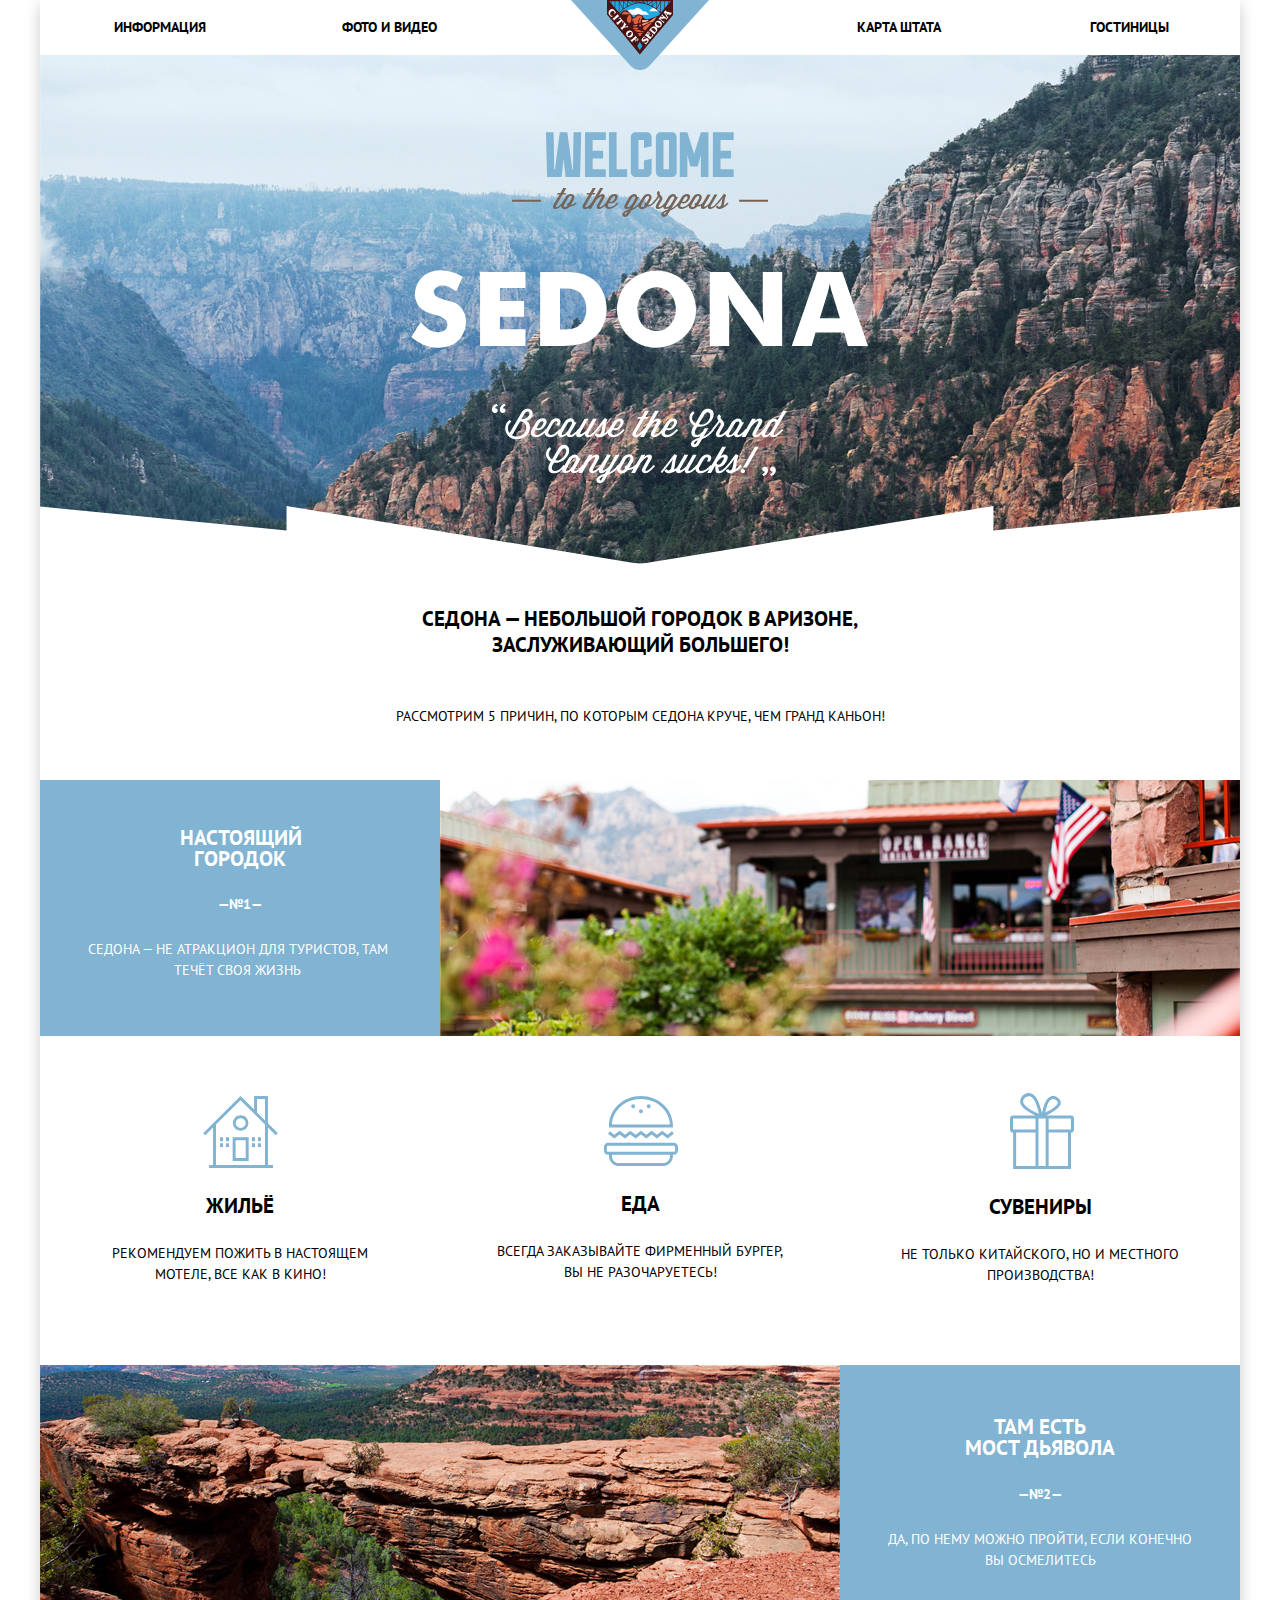
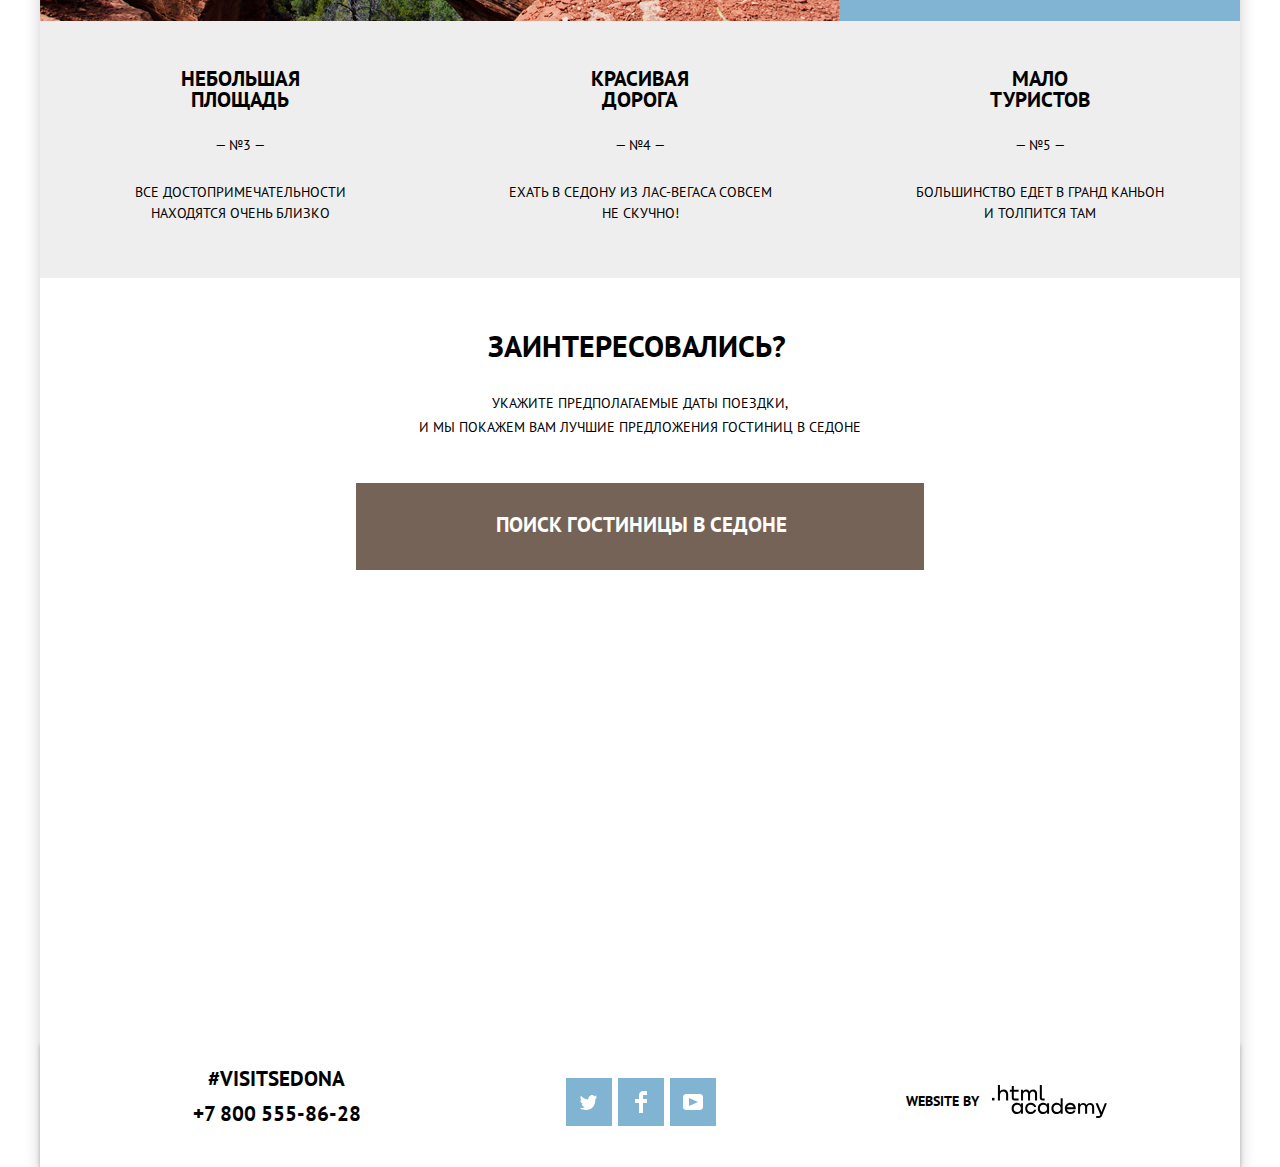
<file: index.html>
<!DOCTYPE html>
<html class="page" lang="ru">

<head>
    <meta charset="UTF-8" />
    <title>Седона</title>
    <link rel="stylesheet" href="https://fonts.googleapis.com/css?family=PT+Sans+Narrow:400,700&amp;subset=latin,cyrillic;display=swap">
    <link href="css/normalize.css" rel="stylesheet">
    <link href="css/style.min.css" rel="stylesheet">
    <link rel="icon" href="favicon.ico">
</head>

<body class="page-body">
    <header class="main-header">
        <nav class="main-navigation">
            <div class="main-navigation-wrapper">
                <ul class="site-navigation">
                    <li><a href="#">информация</a></li>
                    <li><a href="#">фото и видео</a></li>
                    <li class="logo">
                        <a class="main-header-logo"> <img src="img/logo.svg" width="138" height="70" alt="логотип Седона" />
                        </a>
                    </li>
                    <li><a href="#">карта штата</a></li>
                    <li><a href="catalog.html">гостиницы</a></li>
                </ul>
            </div>
        </nav>
    </header>
    <main class="container-main">
        <div class="background">
            <img class="welcome" src="img/welcome.svg" width="458" height="352" alt="background-photo" />

        </div>
        <h1 class="container-title">Cедона — небольшой городок в аризоне, заслуживающий большего!</h1>
        <h2 class="features-title reasons">Рассмотрим 5 причин, по которым седона круче, чем гранд каньон!</h2>
        <section class="features">
            <h2 class="features-title visually-hidden">Преимущества</h2>
            <div class="feature-blue-one">
                <div class="feature-item-blue">
                    <h3 class="feature-subtitle blue-one">Настоящий городок</h3>
                    <p class="feature-number-blue">—№1—</p>
                    <p class="feature-caption-blue left">Седона — не атракцион для туристов, там <br>течёт своя жизнь</p>
                </div>
                <img class="city-​​photo" src="img/image1.jpg" width="800" height="256" alt="фото города" />
            </div>
            <ul class="features-list">
                <li class="feature-item">
                    <svg aria-hidden="true" focusable="false" class="icon-feauters" width="75" height="72" viewbox="0 0 75 72" fill="none" xmlns="http://www.w3.org/2000/svg">
                  <path fill-rule="evenodd" clip-rule="evenodd" d="M45.656 65.033H29.656V41.21H45.656V65.033ZM42.718 44.134H32.593V62.11H42.718V44.134Z " fill="#81B3D2" />
                  <path fill-rule="evenodd" clip-rule="evenodd" d="M72.771 39.253L74.847 37.185L64.939 27.32V0H51.127V13.567L37.5 0L0.151993 37.185L2.22899 39.253L10.061 31.458V69.076H6.12399V72H69.999V69.076H64.94V31.458L72.771 39.253ZM62.002 69.076H12.999V28.534L37.5
      4.149L62.002 28.534V69.076ZM54.064 16.492L62.002 24.394V2.924H54.064V16.492Z " fill="#81B3D2" />
                  <path fill-rule="evenodd" clip-rule="evenodd" d="M37.656 34.7929C33.376 34.7929 29.906 31.3409 29.906 27.0799C29.906 22.8209 33.375 19.3669 37.656 19.3669C41.935 19.3669 45.406 22.8209 45.406 27.0799C45.406 31.3409 41.935 34.7929
      37.656 34.7929ZM42.625 27.0799C42.625 24.3489 40.4 22.1349 37.656 22.1349C34.911 22.1349 32.686 24.3489 32.686 27.0799C32.686 29.8119 34.91 32.0279 37.656 32.0279C40.4 32.0279 42.625 29.8119 42.625 27.0799ZM17.061 41.2099H20.061V45.1289H17.061V41.2099ZM25.999
      41.2099H22.999V45.1289H25.999V41.2099ZM17.061 47.1819H20.061V51.1009H17.061V47.1819ZM25.999 47.1819H22.999V51.1009H25.999V47.1819ZM48.998 41.2099H51.998V45.1289H48.998V41.2099ZM57.936 41.2099H54.936V45.1289H57.936V41.2099ZM48.998 47.1819H51.998V51.1009H48.998V47.1819ZM57.936
      47.1819H54.936V51.1009H57.936V47.1819Z" fill="#81B3D2" />
                  </svg>
                    <h3 class="feature-subtitle houses">жильё</h3>
                    <p>Рекомендуем пожить в настоящем мотеле, все как в кино!</p>
                </li>
                <li class="feature-item">
                    <svg aria-hidden="true" focusable="false" class="icon-feauters" width="75" height="70" viewbox="0 0 75 70" fill="none" xmlns="http://www.w3.org/2000/svg">
              <path fill-rule="evenodd" clip-rule="evenodd" d="M8.97802 31.544H69.855C69.896 30.925 69.924 30.303 69.924 29.674C69.924 29.2812 69.9081 28.8934 69.8922 28.5046V28.5045L69.892 28.501C69.227 12.657 55.186 0 37.952 0C20.719 0 6.67702
      12.657 6.01302 28.501C5.99602 28.891 5.98102 29.281 5.98102 29.674C5.98102 30.303 6.00902 30.925 6.05102 31.544H8.97802ZM21.957 42.465L16.634 38.406L11.308 42.465L5.12002 37.751L6.84102 35.294L11.308 38.695L16.635 34.638L21.958 38.695L27.283 34.638L32.611
      38.695L37.939 34.638L43.267 38.695L48.596 34.638L53.923 38.695L59.253 34.639L64.589 38.696L69.063 35.293L70.783 37.752L64.589 42.464L59.253 38.405L53.923 42.465L48.596 38.406L43.267 42.465L37.939 38.406L32.611 42.465L27.283 38.406L21.957 42.465ZM5.05102
      46.71H70.854C73.128 46.71 74.988 48.65 74.988 51.023V54.527C74.988 56.899 73.127 58.84 70.853 58.84H69.923V59.893C69.923 65.429 65.581 69.958 60.275 69.958H15.629C10.322 69.958 5.98102 65.429 5.98102 59.893V58.84H5.05102C2.77702 58.84 0.916016
      56.899 0.916016 54.527V51.023C0.916016 48.65 2.77702 46.71 5.05102 46.71ZM60.276 66.915C63.987 66.915 67.006 63.765 67.006 59.894H67.005V58.841H8.89802V59.894C8.89802 63.765 11.918 66.915 15.629 66.915H60.276ZM72.071 54.527C72.071 55.215 71.513
      55.798 70.853 55.798H5.05102C4.39102 55.798 3.83402 55.216 3.83402 54.527V51.023C3.83402 50.335 4.39202 49.752 5.05102 49.752H70.853C71.513 49.752 72.071 50.334 72.071 51.023V54.527ZM66.973 28.501C66.302 14.359 53.543 3.043 37.952 3.043C22.361
      3.043 9.60402 14.359 8.93102 28.501H66.973Z " fill="#81B3D2 "/>
              <path d="M37.952 17.29C39.0262 17.29 39.897 16.3811 39.897 15.26C39.897 14.1388 39.0262 13.23 37.952 13.23C36.8778 13.23 36.007 14.1388 36.007 15.26C36.007 16.3811 36.8778 17.29 37.952 17.29Z " fill="#81B3D2 "/>
              <path d="M30.172 12.26C31.2468 12.26 32.118 11.3511 32.118 10.23C32.118 9.10881 31.2468 8.19995 30.172 8.19995C29.0973 8.19995 28.226 9.10881 28.226 10.23C28.226 11.3511 29.0973 12.26 30.172 12.26Z " fill="#81B3D2 "/>
              <path d="M45.732 12.26C46.8068 12.26 47.678 11.3511 47.678 10.23C47.678 9.10881 46.8068 8.19995 45.732 8.19995C44.6573 8.19995 43.786 9.10881 43.786 10.23C43.786 11.3511 44.6573 12.26 45.732 12.26Z " fill="#81B3D2 "/>
              </svg>
                    <h3 class="feature-subtitle houses">еда</h3>
                    <p>Всегда заказывайте фирменный бургер, вы не разочаруетесь!</p>
                </li>
                <li class="feature-item">
                    <svg aria-hidden="true" focusable="false" class="icon-feauters presents" width="64" height="77" viewbox="0 0 64 77 " fill="none " xmlns="http://www.w3.org/2000/svg">
              <path fill-rule="evenodd" clip-rule="evenodd " d="M61.097 23.501H36.312C50.125 16.602 51.229 12.25 50.72 9.816C49.558 5.853 45.028 2.793 40.718 4.409C35.149 6.498 33.581 14.797 32.074 20.796C30.15 14.726 28.29 6.982 23.938 3.059C22.677
      1.921 20.843 0.794999 18.175 1.031C14.149 1.387 8.373 6.413 10.717 12.012C12.968 17.39 20.404 20.789 25.295 23.501H2.879C1.29355 23.5026 0.00715075 24.7846 0 26.37V37.692C0.00715075 39.2774 1.29355 40.5594 2.879 40.561H3.153V77H60.994V40.561H61.097C62.6828
      40.5599 63.9698 39.2778 63.977 37.692V26.37C63.9698 24.7842 62.6828 23.5021 61.097 23.501ZM42.413 6.944C44.516 6.634 47.395 8.243 47.668 10.153C48.061 12.909 44.268 15.408 42.582 16.574C40.059 18.318 37.654 19.217 35.295 20.629C36.179 16.939 37.844
      7.618 42.413 6.944ZM19.531 16.912C17.306 15.427 12.987 12.481 13.091 9.141C13.203 5.546 18.834 2.571 21.905 5.255C25.761 8.626 27.618 16.36 29.024 21.812C25.775 20.273 22.696 19.024 19.531 16.912ZM25.503 74.026H6.136V40.561H25.504V74.026H25.503ZM25.503
      37.524H3.046V26.538H25.503V37.524ZM35.66 37.524V74.027H28.486V26.538H35.66V37.524ZM58.011 74.026H38.644V40.561H58.011V74.026ZM60.931 37.524H38.644V26.538H60.931V37.524Z " fill="#81B3D2 "/>
              </svg>
                    <h3 class="feature-subtitle houses">сувениры</h3>
                    <p>Не только китайского, но и местного производства!</p>
                </li>
            </ul>
            <div class="feature-blue-two">
                <img src="img/image2.jpg" width="800" height="256" alt="фото города" />
                <div class="feature-item-blue">
                    <h3 class="feature-subtitle blue">Там есть мост&nbsp;дьявола</h3>
                    <p class="feature-number-blue">—№2—</p>
                    <p class="feature-caption-blue">Да, по нему можно пройти, если конечно<br> вы осмелитесь</p>
                </div>
            </div>

            <div class="feature-item-wrapper">
                <ul class="features-block-two">
                    <li class="feature-item-block-two">
                        <h3 class="feature-subtitle">небольшая площадь</h3>
                        <p class="feature-number-grey">— №3 —</p>
                        <p class="feature-item-text">все достопримечательности<br> находятся очень близко</p>
                    </li>
                    <li class="feature-item-block-two">
                        <h3 class="feature-subtitle">красивая дорога</h3>
                        <p class="feature-number-grey">— №4 —</p>
                        <p class="feature-item-text">ехать в седону из лас-вегаса совсем<br> не скучно!</p>
                    </li>
                    <li class="feature-item-block-two">
                        <h3 class="feature-subtitle">мало туристов</h3>
                        <p class="feature-number-grey">— №5 —</p>
                        <p class="feature-item-text">большинство едет в гранд каньон<br> и толпится там</p>
                    </li>
                </ul>
            </div>
        </section>
        <section class="appointment">
            <h2 class="appointment-title">заинтересовались?</h2>
            <p class="appointment-info">
                Укажите предполагаемые даты поездки,<br> и мы покажем вам лучшие предложения гостиниц в седоне
            </p>
            <a class="offer" href="#">Поиск гостиницы в Седоне</a>
            <h2 class="visually-hidden">Модальное окно</h2>
        <section class="modal">
            <form class="appointment-form" action="https://echo.htmlacademy.ru" method="post">
                <ul class="appointment-list">
                    <li class="appointment-item arrival">
                        <label for="arrival-date">Дата заезда:</label>
                        <div class="arrival-form"><input class="form-input first" id="arrival-date" type="text" name="date" placeholder="24 апреля 2017" required>
                            <svg aria-hidden="true" focusable="false" class="calendar" width="21" height="23" viewbox="0 0 21 23" fill="none" xmlns="http://www.w3.org/2000/svg">
                          <path fill-rule="evenodd" clip-rule="evenodd" d="M16.406 3.02498H19.251C20.217 3.02498 21 3.84698 21 4.86198V21.164C21 22.179 20.217 23 19.251 23H1.75C0.784 23 0 22.179 0 21.164V4.86198C0 3.84698 0.784 3.02498 1.75 3.02498H4.593V1.64798C4.593 1.26698 4.887 0.958984 5.25 0.958984C5.612 0.958984 5.906 1.26698 5.906 1.64798V3.02498H9.844V1.64798C9.844 1.26698 10.138 0.958984 10.501 0.958984C10.862 0.958984 11.156 1.26698 11.156 1.64798V3.02498H15.094V1.64798C15.094 1.26698 15.387 0.958984 15.75 0.958984C16.112 0.958984 16.406 1.26698 16.406 1.64798V3.02498ZM19.5646 21.484C19.6466 21.3979 19.691 21.2828 19.688 21.164H19.689V4.86198C19.689 4.60898 19.493 4.40298 19.252 4.40298H16.407V5.78098C16.407 6.16198 16.113 6.46998 15.751 6.46998C15.388 6.46998 15.095 6.16198 15.095 5.78098V4.40298H11.157V5.78098C11.157 6.16198 10.863 6.46998 10.502 6.46998C10.139 6.46998 9.845 6.16198 9.845 5.78098V4.40298H5.907V5.78098C5.907 6.16198 5.613 6.46998 5.251 6.46998C4.888 6.46998 4.594 6.16198 4.594 5.78098V4.40298H1.75C1.50263 4.40953 1.30696 4.61458 1.312 4.86198V21.164C1.30696 21.4114 1.50263 21.6164 1.75 21.623H19.251C19.3698 21.6201 19.4826 21.5701 19.5646 21.484Z" />
                          <path fill-rule="evenodd" clip-rule="evenodd" d="M4.59399 9.2251H7.21899V11.2911H4.59399V9.2251ZM4.59399 12.6681H7.21899V14.7351H4.59399V12.6681ZM7.21899 16.1121H4.59399V18.1781H7.21899V16.1121ZM9.18799 16.1121H11.813V18.1781H9.18799V16.1121ZM11.813 12.6681H9.18799V14.7351H11.813V12.6681ZM9.18799 9.2251H11.813V11.2911H9.18799V9.2251ZM16.406 16.1121H13.781V18.1781H16.406V16.1121ZM13.781 12.6681H16.406V14.7351H13.781V12.6681ZM16.406 9.2251H13.781V11.2911H16.406V9.2251Z" />
                          </svg>
                        </div>
                    </li>
                    <li class="appointment-item departure">
                        <label for="departure-date">Дата выезда:</label>
                        <div class="arrival-form"><input class="form-input second" id="departure-date" type="text" name="departure-date" placeholder="17 июля 2017" required>
                            <svg aria-hidden="true" focusable="false" class="calendar" width="21" height="23" viewbox="0 0 21 23" fill="none" xmlns="http://www.w3.org/2000/svg">
                            <path fill-rule="evenodd" clip-rule="evenodd" d="M16.406 3.02498H19.251C20.217 3.02498 21 3.84698 21 4.86198V21.164C21 22.179 20.217 23 19.251 23H1.75C0.784 23 0 22.179 0 21.164V4.86198C0 3.84698 0.784 3.02498 1.75 3.02498H4.593V1.64798C4.593 1.26698 4.887 0.958984 5.25 0.958984C5.612 0.958984 5.906 1.26698 5.906 1.64798V3.02498H9.844V1.64798C9.844 1.26698 10.138 0.958984 10.501 0.958984C10.862 0.958984 11.156 1.26698 11.156 1.64798V3.02498H15.094V1.64798C15.094 1.26698 15.387 0.958984 15.75 0.958984C16.112 0.958984 16.406 1.26698 16.406 1.64798V3.02498ZM19.5646 21.484C19.6466 21.3979 19.691 21.2828 19.688 21.164H19.689V4.86198C19.689 4.60898 19.493 4.40298 19.252 4.40298H16.407V5.78098C16.407 6.16198 16.113 6.46998 15.751 6.46998C15.388 6.46998 15.095 6.16198 15.095 5.78098V4.40298H11.157V5.78098C11.157 6.16198 10.863 6.46998 10.502 6.46998C10.139 6.46998 9.845 6.16198 9.845 5.78098V4.40298H5.907V5.78098C5.907 6.16198 5.613 6.46998 5.251 6.46998C4.888 6.46998 4.594 6.16198 4.594 5.78098V4.40298H1.75C1.50263 4.40953 1.30696 4.61458 1.312 4.86198V21.164C1.30696 21.4114 1.50263 21.6164 1.75 21.623H19.251C19.3698 21.6201 19.4826 21.5701 19.5646 21.484Z" />
                            <path fill-rule="evenodd" clip-rule="evenodd" d="M4.59399 9.2251H7.21899V11.2911H4.59399V9.2251ZM4.59399 12.6681H7.21899V14.7351H4.59399V12.6681ZM7.21899 16.1121H4.59399V18.1781H7.21899V16.1121ZM9.18799 16.1121H11.813V18.1781H9.18799V16.1121ZM11.813 12.6681H9.18799V14.7351H11.813V12.6681ZM9.18799 9.2251H11.813V11.2911H9.18799V9.2251ZM16.406 16.1121H13.781V18.1781H16.406V16.1121ZM13.781 12.6681H16.406V14.7351H13.781V12.6681ZM16.406 9.2251H13.781V11.2911H16.406V9.2251Z" />
                            </svg>
                        </div>
                    </li>
                    <li class="appointment-item people">
                        <div class="people-box">
                            <label class="adults" for="adults">Взрослые:</label>
                            <div class="buttons ">
                                <button class="button-number" type="button">
                            <svg aria-hidden="true" focusable="false" class="plus-minus" width="12" height="3" viewbox="0 0 12 3" fill="none" xmlns="http://www.w3.org/2000/svg">
                              <rect width="12" height="3"/>
                            </svg>
                          </button>
                                <input class="input-number" id="adults" type="number" name="adults" value="2" min="1" max="10" step="1" required />
                                <button class="button-number" type="button">
                            <svg aria-hidden="true" focusable="false" class="plus-minus" width="11" height="11" viewbox="0 0 11 11" fill="none" xmlns="http://www.w3.org/2000/svg">
                                <path fill-rule="evenodd" clip-rule="evenodd" d="M4.23086 6.76932V11H6.76932V6.76932H11V4.23086H6.76932V0H4.23085V4.23086H0V6.76932H4.23086Z "/>
                            </svg>
                          </button>
                            </div>
                        </div>
                        <div class="people-box">
                            <label class="children" for="children">Дети:</label>
                            <div class="buttons">
                                <button class="button-number" type="button">
                            <svg aria-hidden="true" focusable="false" class="plus-minus" width="12" height="3" viewbox="0 0 12 3" fill="none" xmlns="http://www.w3.org/2000/svg">
                              <rect width="12" height="3" />
                            </svg>
                             </button>
                                <input class="input-number" id="children" type="number" name="children" value="0" min="0" max="10" step="1" required />
                                <button class="button-number" type="button">
                                  <svg aria-hidden="true" focusable="false" class="plus-minus" width="11" height="11" viewbox="0 0 11 11" fill="none" xmlns="http://www.w3.org/2000/svg">
                      <path fill-rule="evenodd" clip-rule="evenodd " d="M4.23086 6.76932V11H6.76932V6.76932H11V4.23086H6.76932V0H4.23085V4.23086H0V6.76932H4.23086Z" />
                      </svg>
                    </button>
                            </div>
                        </div>
                    </li>
                </ul>
                <button class="button-find" type="submit">найти</button>
            </form>
        </section>
        </section>

        <section class="map">
            <h2 class="visually-hidden">Как нас найти</h2>
            <iframe src="https://www.google.com/maps/embed?pb=!1m18!1m12!1m3!1d52385.135657516985!2d-111.83015806772865!3d34.854443815637175!2m3!1f0!2f0!3f0!3m2!1i1024!2i768!4f13.1!3m3!1m2!1s0x872da132f942b00d%3A0x5548c523fa6c8efd!2z0KHQtdC00L7QvdCwLCDQkNGA0LjQt9C-0L3QsCA4NjMzNiwg0KHQqNCQ!5e0!3m2!1sru!2sru!4v1624894742815!5m2!1sru!2sru" width="1199" height="594"  allowfullscreen="" title="Карта города Седона"></iframe>
        </section>
    </main>
    <footer class="main-footer index ">
        <div class="container-footer">
            <h2 class="visually-hidden">Наши контакты</h2>
            <section class="footer-contacts">
                <p> <a class="insta" href="#">#visitsedona</a><br>
                    <a class="fiooter-phone" href="tel:+78005558628 ">+7 800 555-86-28</a>
                </p>
            </section>
            <ul class="footer-social">
                <li class="twitter">
                    <a class="social-button" href="#">
                        <svg aria-hidden="true" focusable="false" role="img" aria-label="Логотип Твиттер" class="twitter-ic " width="17 " height="16 " viewbox="0 0 17 16 " fill="none " xmlns="http://www.w3.org/2000/svg">
  <path d="M10.95 1.14409C12.635 0.648089 13.934 1.41409 14.527 2.32309C15.2 2.09209 15.858 1.84209 16.538 1.61509C16.5249 2.30145 16.2117 2.94761 15.681 3.38309C16.366 3.55309 16.985 2.89209 16.985 2.89209C16.816 3.89209 15.979 4.68009
15.422 4.91609C15.191 11.6661 12.247 16.1331 5.34501 15.9981H4.89901C4.48901 15.9981 0.735007 15.5381 0.00100708 14.1111C2.27201 14.3071 3.89401 13.6891 4.69401 12.9341C3.73401 12.6341 2.01501 12.4571 1.71501 9.98409C2.06401 10.0901 2.27901 10.2121
2.90501 10.1031C1.70501 9.24709 0.374007 8.53009 0.448007 6.33009C0.733007 6.65809 1.51501 6.86609 1.78801 6.80209C1.08501 6.56109 -0.181993 3.44209 0.894007 1.85009C2.71201 3.70409 4.62901 5.45609 8.04601 5.62309C8.25401 3.33009 9.18301 1.79309
10.95 1.14409Z" fill="white"/>
</svg></a>
                </li>
                <li class="fb">
                    <a class="social-button" href="#">
                        <svg aria-hidden="true" focusable="false" aria-label="Логотип Фейсбук" class="fb-ic" width="12" height="22" viewbox="0 0 12 22" fill="none" xmlns="http://www.w3.org/2000/svg">
  <path d="M12 4V0H8C5.79086 0 4 1.79086 4 4V8H0V12H4V22H8V12H12V8H8V4H12Z " fill="white"/></svg></a>
                </li>
                <li class="yotube">
                    <a class="social-button" href="#">
                        <svg aria-hidden="true" focusable="false" aria-label="Логотип Ютуб" class="yotube-ic" width="20 " height="16" viewbox="0 0 20 16" fill="none " xmlns="http://www.w3.org/2000/svg">
  <path fill-rule="evenodd" clip-rule="evenodd" d="M3 0H17C18.65 0 20 1.35 20 3V13C20 14.65 18.65 16 17 16H3C1.35 16 0 14.65 0 13V3C0 1.35 1.35 0 3 0ZM6.027 4.002V11.998L15.014 8L6.027 4.002Z " fill="white "/>
  </svg></a>
                </li>
            </ul>
            <p class="footer-copyright">
                <b class="website">website by</b>
                <a class="button-copyright" href="https://htmlacademy.ru">
                    <svg aria-hidden="true" focusable="false" aria-label="Логотип htmlacademy" class="copyright" width="115" height="33" viewbox="0 0 115 33" fill="none " xmlns="http://www.w3.org/2000/svg">
<path d="M0 12.8691V15.4429H2.45789V12.8691H0Z" />
<path d="M11.6466 4.52562C10.0863 4.52562 8.82534 5.23341 8.03454 6.26294H7.94905V0H5.91864V15.4429H7.94905V10.1451C7.94905 8.02172 9.27418 6.49888 11.2191 6.49888C13.0572 6.49888 14.1258 7.87158 14.1258 9.71614V15.4429H16.1563V9.35153C16.1563
6.41308 14.3396 4.52562 11.6466 4.52562Z" />
<path d="M26.6171 4.82696H21.8082V1.07349H19.7778V4.82696H17.8542V6.80022H19.7778V12.7843C19.7778 14.5002 20.7396 15.4439 22.4708 15.4439H26.6171V13.4492H22.8769C22.193 13.4492 21.8082 13.0632 21.8082 12.3983V6.80022H26.6171V4.82696Z
" />
<path d="M41.1215 4.54712C39.497 4.54712 38.2576 5.34071 37.5736 6.60618H37.5095C36.8897 5.36217 35.7356 4.54712 34.154 4.54712C32.7434 4.54712 31.6746 5.29781 31.0336 6.3488H30.948V4.82596H29.0031V15.4429H31.0336V9.99504C31.0336 8.00032
32.0806 6.54184 33.6624 6.49894C35.1584 6.45604 36.0347 7.52847 36.0347 9.13708V15.4429H38.0652V9.82343C38.0652 7.44266 39.4758 6.49894 40.6941 6.49894C42.1688 6.49894 43.0452 7.52847 43.0452 9.13708V15.4429H45.0754V8.92261C45.0754 6.3488 43.6221
4.54712 41.1215 4.54712Z" />
<path d="M47.8272 12.6975C47.8272 14.4348 48.8104 15.4429 50.627 15.4429H52.636V13.4696H50.9262C50.2422 13.4696 49.8574 13.0835 49.8574 12.4186V0H47.8272V12.6975Z " />
<path d="M28.9048 19.6888H28.8192C28.027 18.6227 26.7425 17.8764 25.0295 17.8551C21.882 17.8124 19.6338 20.1365 19.6338 23.4202C19.6338 26.7252 21.9248 29.0494 25.008 29.0068C26.7637 28.9853 28.027 28.1965 28.8192 27.0663H28.9048V28.7081H30.9177V18.1536H28.9048V19.6888ZM25.3077
27.0451C23.081 27.0451 21.6679 25.4245 21.6679 23.4202C21.6679 21.4159 23.081 19.7954 25.3077 19.7954C27.4703 19.7954 28.8836 21.4159 28.8836 23.4202C28.8836 25.4033 27.4703 27.0451 25.3077 27.0451Z " />
<path d="M44.2094 21.9915C43.7169 19.6034 41.5972 17.855 38.8138 17.855C35.4523 17.855 33.2042 20.307 33.2042 23.4201C33.2042 26.5331 35.4523 29.0067 38.8138 29.0067C41.5972 29.0067 43.7169 27.2155 44.2094 24.8061H42.0898C41.6616 26.1494
40.3983 27.0662 38.8353 27.0662C36.6513 27.0662 35.238 25.4244 35.238 23.4201C35.238 21.4158 36.6513 19.7953 38.8353 19.7953C40.4624 19.7953 41.6616 20.7548 42.0898 21.9915H44.2094Z " />
<path d="M55.0836 19.6888H54.998C54.2057 18.6227 52.921 17.8764 51.208 17.8551C48.0606 17.8124 45.8124 20.1365 45.8124 23.4202C45.8124 26.7252 48.1035 29.0494 51.1866 29.0068C52.9424 28.9853 54.2057 28.1965 54.998 27.0663H55.0836V28.7081H57.0962V18.1536H55.0836V19.6888ZM51.4865
27.0451C49.2595 27.0451 47.8465 25.4245 47.8465 23.4202C47.8465 21.4159 49.2595 19.7954 51.4865 19.7954C53.6491 19.7954 55.0621 21.4159 55.0621 23.4202C55.0621 25.4033 53.6491 27.0451 51.4865 27.0451Z " />
<path d="M68.6538 19.7953H68.5682C67.776 18.6652 66.4483 17.8763 64.7568 17.855C61.6738 17.8123 59.3827 20.1365 59.3827 23.4415C59.3827 26.7251 61.6309 29.0493 64.7783 29.0067C66.4483 28.9853 67.776 28.239 68.5468 27.1729H68.6538V28.708H70.6665V13.356H68.6538V19.7953ZM65.0568
27.0662C62.8298 27.0662 61.4168 25.4458 61.4168 23.4415C61.4168 21.4372 62.8298 19.8166 65.0568 19.8166C67.2193 19.8166 68.6324 21.4585 68.6324 23.4415C68.6324 25.4458 67.2193 27.0662 65.0568 27.0662Z " />
<path d="M78.3297 17.855C75.0752 17.855 72.8483 20.3497 72.8483 23.4414C72.8483 26.4479 74.9467 29.0067 78.3724 29.0067C80.8561 29.0067 82.8475 27.6633 83.5541 25.4244H81.4342C80.9634 26.4267 79.8286 27.0662 78.4582 27.0662C76.5312 27.0662
75.1608 25.7869 75.0108 24.1451H83.7682C84.0464 20.6269 81.8412 17.855 78.3297 17.855ZM78.2868 19.7953C79.9783 19.7953 81.2416 20.8401 81.5627 22.354H75.0538C75.3534 20.8614 76.6168 19.7953 78.2868 19.7953Z " />
<path d="M98.1985 17.8762C96.5713 17.8762 95.3295 18.6651 94.6443 19.9232H94.5799C93.9591 18.6865 92.8029 17.8762 91.2184 17.8762C89.8054 17.8762 88.7347 18.6225 88.0924 19.6673H88.0068V18.1534H86.0583V28.7079H88.0924V23.2921C88.0924 21.3091
89.1417 19.8592 90.7261 19.8165C92.2247 19.7739 93.1028 20.84 93.1028 22.4392V28.7079H95.1368V23.1215C95.1368 20.7547 96.5499 19.8165 97.7703 19.8165C99.2477 19.8165 100.125 20.84 100.125 22.4392V28.7079H102.16V22.226C102.16 19.6673 100.704 17.8762
98.1985 17.8762Z" />
<path d="M109.441 27.0237L105.801 18.1536H103.553L108.392 29.7104L108.371 29.753C108.028 30.6272 107.643 30.947 106.701 30.947H104.196V32.9726H106.701C108.542 32.9726 109.527 32.1411 110.212 30.3499L114.88 18.1536H112.803L109.441 27.0237Z
" />
</svg></a>
            </p>
        </div>
    </footer>
    <script src="js/script.min.js"></script>
</body>

</html>
</file>
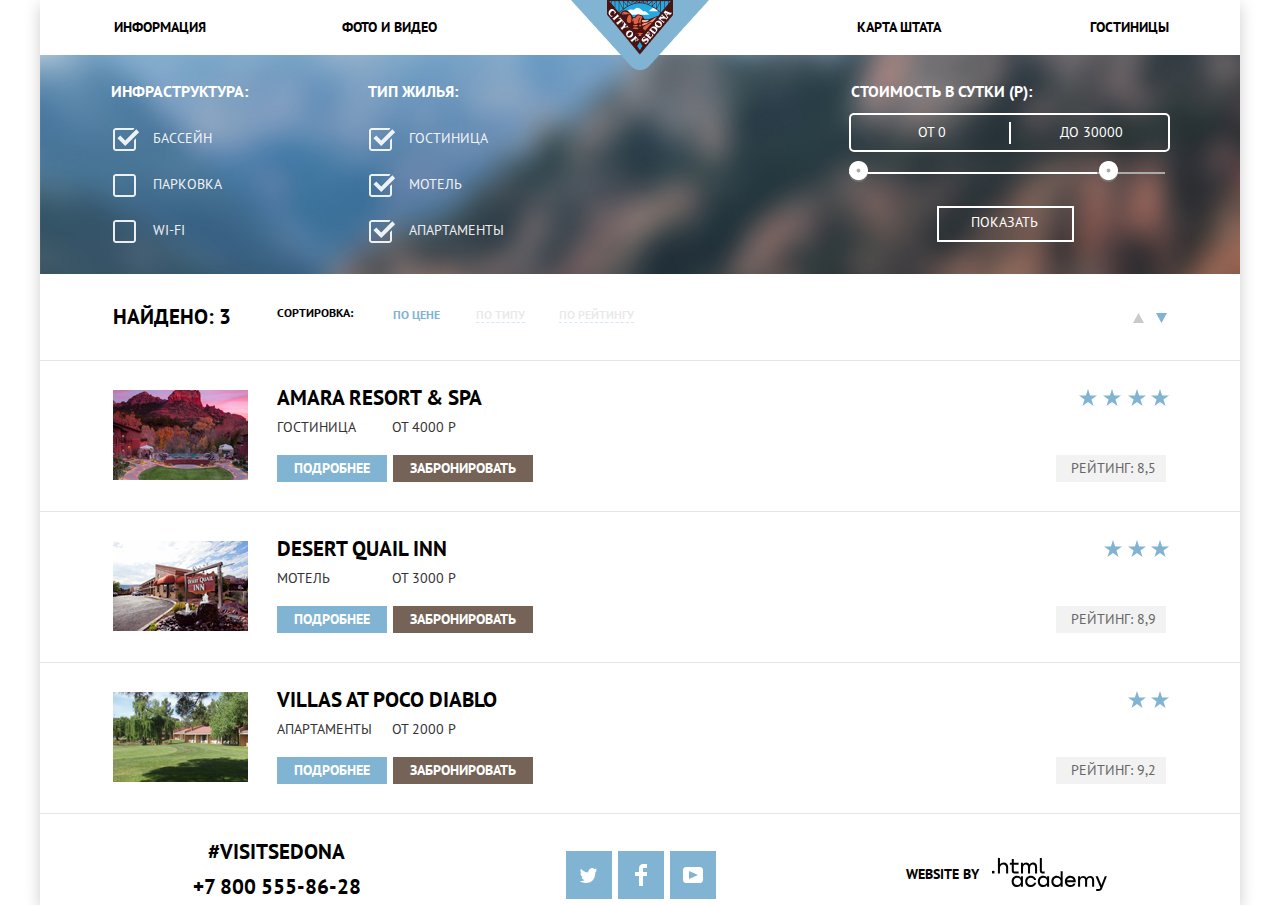
<file: catalog.html>
<!DOCTYPE html>
<html class="page" lang="ru">

<head>
    <meta charset="UTF-8" />
    <title>Седона</title>
    <link rel="stylesheet" href="https://fonts.googleapis.com/css?family=PT+Sans+Narrow:400,700&amp;subset=latin,cyrillic;display=swap">
    <link href="css/normalize.css" rel="stylesheet">
    <link href="css/style.min.css" rel="stylesheet">
    <link rel="icon" href="favicon.ico">
</head>

<body class="page-body">
    <header class="main-header">
        <nav class="main-navigation">
            <div class="main-navigation-wrapper">
                <ul class="site-navigation">
                    <li><a href="#">информация</a></li>
                    <li><a href="#">фото и видео</a></li>
                    <li class="logo">
                        <a href="index.html" class="main-header-logo"> <img src="img/logo.png" width="138" height="70" alt="логотип Седона" />
                        </a>
                    </li>
                    <li><a href="#">карта штата</a></li>
                    <li><a>гостиницы</a></li>
                </ul>
            </div>

        </nav>
    </header>
    <main class="container-main-catalog">
        <section class="container-сatalog">
            <h2 class="visually-hidden">Фильтр гостиниц</h2>
            <form class="filter-services" method="get" action="https://echo.htmlacademy.ru">
                <fieldset class="services">
                    <legend class="filter-title infro">Инфраструктура:</legend>
                    <ul class="filter one">
                        <li class="check">
                            <input class="check-input" type="checkbox" id="pool" value="" checked>
                            <label for="pool" class="checkbox-other">
                    <span class="chek-list"></span>
                    <span>Бассейн</span>
                  </label>
                        </li>
                        <li class="check">
                            <input class="check-input" type="checkbox" name="parking" id="filter-parking" value="" />
                            <label for="filter-parking" class="checkbox-other">
                    <span class="chek-list"></span>
                    <span>Парковка</span>
                  </label>
                        </li>
                        <li class="check">
                            <input class="check-input" type="checkbox" name="wifi" id="filter-wifi" value="" />
                            <label for="filter-wifi" class="checkbox-other">
                  <span class="chek-list"></span>
                  <span>wi-fi</span>
                  </label>
                        </li>
                    </ul>
                </fieldset>
                <fieldset class="services house">
                    <legend class="filter-title lodging">Тип жилья:</legend>
                    <ul class="filter two">
                        <li class="check">
                            <input class="check-input" type="checkbox" name="hotel" id="filter-hotel" value="" checked />
                            <label for="filter-hotel" class="checkbox-other">
                      <span class="chek-list"></span>
                    <span>Гостиница</span>
                    </label>
                        </li>
                        <li class="check">
                            <input class="check-input" type="checkbox" name="motel" id="filter-motel" value="" checked />
                            <label for="filter-motel" class="checkbox-other">
                      <span class="chek-list"></span>
                    <span>Мотель</span>
                    </label>
                        </li>
                        <li class="check">
                            <input class="check-input" type="checkbox" name="apartment" id="filter-apartment" value="" checked />
                            <label for="filter-apartment" class="checkbox-other">
                      <span class="chek-list"></span>
                    <span>Апартаменты</span>
                    </label>
                        </li>
                    </ul>
                </fieldset>
                <div class="filter-price">
                    <h2 class="filter-title price">Стоимость в сутки (Р):</h2>
                    <div class="input-price-holder">
                        <label><input class="input-price-min" type="text" value="ОТ 0" /></label>
                      <label><input class="input-price-max" type="text" value="ДО 30000" /></label>
                    </div>
                    <div class="range-controls">
                        <div class="scale">
                            <div class="bar"></div>
                        </div>
                        <div class="toggle toggle-min" tabindex="0"><img src="img/filter-button.png" width="19" height="21" alt="бегунок min"/>
                        </div>
                        <div class="toggle toggle-max" tabindex="0"><img src="img/filter-button.png" width="19" height="21" alt="бегунок max"/>
                        </div>
                    </div>
                    <button class="show-btn" type="submit">Показать</button>
                </div>
            </form>
        </section>
        <section class="search">
            <div class="sorting-options">
                <h3 class="search-heading">Найдено: 3</h3>
                <span class="search-sorting">Сортировка:</span>
                <ul class="options">
                    <li><a class="options-price">по цене</a></li>
                    <li><a class="options-type" href="#">по типу</a></li>
                    <li><a class="options-rating" href="#">по рейтингу</a></li>
                    <li class="icon-dir">

                        <a href="#"><svg aria-hidden="true" focusable="false" class="icon-up-dir" width="11" height="10" viewbox="0 0 11 10" fill="none" xmlns="http://www.w3.org/2000/svg">
              <path d="M5.5 0L0 10H11L5.5 0Z" />
              </svg>
            </a>
                        <a href="#">
                            <svg aria-hidden="true" focusable="false" class="icon-down-dir " width="11" height="10" viewbox="0 0 11 10" fill="none" xmlns="http://www.w3.org/2000/svg">
              <path d="M5.5 10L0 0H11" />
              </svg>
                        </a>
                    </li>
                </ul>
            </div>
            <ul class="results">
                <li>
                    <img class="foto-hotel" src="img/image3.jpg" width="135" height="90" alt="Amara resort & spa" />
                    <div class="results-hotel">
                        <a class="selection-title" href="#">Amara resort & spa</a>
                        <div class="search-hotel">
                            <p class="selection-item">Гостиница</p>
                            <p class="selection-item">от 4000 р</p>
                            <div class="selection-button">
                                <a href="#" class="selection-more">Подробнее</a>
                                <a href="#" class="selection-reservation">Забронировать</a>
                            </div>
                        </div>
                    </div>
                    <div class="star-rating">
                      <p class="star-four"></p>
                        <span class="ratio">Рейтинг: 8,5</span>
                    </div>
                </li>
                <li>
                    <img class="foto-hotel" src="img/image4.jpg" width="135" height="90" alt="Desert quail inn" />
                    <div class="results-hotel">
                        <a class="selection-title" href="#">Desert quail inn</a>
                        <div class="search-hotel">
                            <p class="selection-item">Мотель</p>
                            <p class="selection-item">от 3000 р</p>
                            <div class="selection-button">
                              <a href="#" class="selection-more">Подробнее</a>
                              <a href="#" class="selection-reservation">Забронировать</a>

                            </div>
                        </div>
                    </div>
                    <div class="star-rating">
                      <p class="star-three"></p>
                        <span class="ratio">Рейтинг: 8,9</span>
                    </div>
                </li>
                <li>
                    <img class="foto-hotel" src="img/image5.jpg" width="135" height="90" alt="Villas at poco diablo" />
                    <div class="results-hotel">
                        <a class="selection-title" href="#">Villas at poco diablo</a>
                        <div class="search-hotel">
                            <p class="selection-item">Апартаменты</p>
                            <p class="selection-item">от 2000 р</p>
                            <div class="selection-button">
                              <a href="#" class="selection-more">Подробнее</a>
                              <a href="#" class="selection-reservation">Забронировать</a>
                            </div>
                        </div>
                    </div>

                    <div class="star-rating">
                      <p class="star-two"></p>
                        <span class="ratio">Рейтинг: 9,2</span>
                    </div>
                </li>
            </ul>
        </section>

    </main>
    <footer class="main-footer catalog">
      <div class="container-footer">
        <h2 class="visually-hidden">Наши контакты</h2>
        <section class="footer-contacts">
            <p> <a class="insta" href="#">#visitsedona</a><br>
                <a class="fiooter-phone" href="tel:+78005558628 ">+7 800 555-86-28</a>
            </p>
        </section>
        <ul class="footer-social">
            <li class="twitter">
                <a class="social-button" href="#">
                    <svg aria-hidden="true" focusable="false" role="img" aria-label="Логотип Твиттер" class="twitter-ic " width="17 " height="16 " viewbox="0 0 17 16 " fill="none " xmlns="http://www.w3.org/2000/svg">
<path d="M10.95 1.14409C12.635 0.648089 13.934 1.41409 14.527 2.32309C15.2 2.09209 15.858 1.84209 16.538 1.61509C16.5249 2.30145 16.2117 2.94761 15.681 3.38309C16.366 3.55309 16.985 2.89209 16.985 2.89209C16.816 3.89209 15.979 4.68009
15.422 4.91609C15.191 11.6661 12.247 16.1331 5.34501 15.9981H4.89901C4.48901 15.9981 0.735007 15.5381 0.00100708 14.1111C2.27201 14.3071 3.89401 13.6891 4.69401 12.9341C3.73401 12.6341 2.01501 12.4571 1.71501 9.98409C2.06401 10.0901 2.27901 10.2121
2.90501 10.1031C1.70501 9.24709 0.374007 8.53009 0.448007 6.33009C0.733007 6.65809 1.51501 6.86609 1.78801 6.80209C1.08501 6.56109 -0.181993 3.44209 0.894007 1.85009C2.71201 3.70409 4.62901 5.45609 8.04601 5.62309C8.25401 3.33009 9.18301 1.79309
10.95 1.14409Z" fill="white"/>
</svg></a>
            </li>
            <li class="fb">
                <a class="social-button" href="#">
                    <svg aria-hidden="true" focusable="false" aria-label="Логотип Фейсбук" class="fb-ic" width="12" height="22" viewbox="0 0 12 22" fill="none" xmlns="http://www.w3.org/2000/svg">
<path d="M12 4V0H8C5.79086 0 4 1.79086 4 4V8H0V12H4V22H8V12H12V8H8V4H12Z " fill="white"/></svg></a>
            </li>
            <li class="yotube">
                <a class="social-button" href="#">
                    <svg aria-hidden="true" focusable="false" aria-label="Логотип Ютуб" class="yotube-ic" width="20 " height="16" viewbox="0 0 20 16" fill="none " xmlns="http://www.w3.org/2000/svg">
<path fill-rule="evenodd" clip-rule="evenodd" d="M3 0H17C18.65 0 20 1.35 20 3V13C20 14.65 18.65 16 17 16H3C1.35 16 0 14.65 0 13V3C0 1.35 1.35 0 3 0ZM6.027 4.002V11.998L15.014 8L6.027 4.002Z " fill="white "/>
</svg></a>
            </li>
        </ul>
        <p class="footer-copyright">
            <b class="website">website by</b>
            <a class="button-copyright" href="https://htmlacademy.ru">
                <svg aria-hidden="true" focusable="false" aria-label="Логотип htmlacademy" class="copyright" width="115" height="33" viewbox="0 0 115 33" fill="none " xmlns="http://www.w3.org/2000/svg">
<path d="M0 12.8691V15.4429H2.45789V12.8691H0Z" />
<path d="M11.6466 4.52562C10.0863 4.52562 8.82534 5.23341 8.03454 6.26294H7.94905V0H5.91864V15.4429H7.94905V10.1451C7.94905 8.02172 9.27418 6.49888 11.2191 6.49888C13.0572 6.49888 14.1258 7.87158 14.1258 9.71614V15.4429H16.1563V9.35153C16.1563
6.41308 14.3396 4.52562 11.6466 4.52562Z" />
<path d="M26.6171 4.82696H21.8082V1.07349H19.7778V4.82696H17.8542V6.80022H19.7778V12.7843C19.7778 14.5002 20.7396 15.4439 22.4708 15.4439H26.6171V13.4492H22.8769C22.193 13.4492 21.8082 13.0632 21.8082 12.3983V6.80022H26.6171V4.82696Z
" />
<path d="M41.1215 4.54712C39.497 4.54712 38.2576 5.34071 37.5736 6.60618H37.5095C36.8897 5.36217 35.7356 4.54712 34.154 4.54712C32.7434 4.54712 31.6746 5.29781 31.0336 6.3488H30.948V4.82596H29.0031V15.4429H31.0336V9.99504C31.0336 8.00032
32.0806 6.54184 33.6624 6.49894C35.1584 6.45604 36.0347 7.52847 36.0347 9.13708V15.4429H38.0652V9.82343C38.0652 7.44266 39.4758 6.49894 40.6941 6.49894C42.1688 6.49894 43.0452 7.52847 43.0452 9.13708V15.4429H45.0754V8.92261C45.0754 6.3488 43.6221
4.54712 41.1215 4.54712Z" />
<path d="M47.8272 12.6975C47.8272 14.4348 48.8104 15.4429 50.627 15.4429H52.636V13.4696H50.9262C50.2422 13.4696 49.8574 13.0835 49.8574 12.4186V0H47.8272V12.6975Z " />
<path d="M28.9048 19.6888H28.8192C28.027 18.6227 26.7425 17.8764 25.0295 17.8551C21.882 17.8124 19.6338 20.1365 19.6338 23.4202C19.6338 26.7252 21.9248 29.0494 25.008 29.0068C26.7637 28.9853 28.027 28.1965 28.8192 27.0663H28.9048V28.7081H30.9177V18.1536H28.9048V19.6888ZM25.3077
27.0451C23.081 27.0451 21.6679 25.4245 21.6679 23.4202C21.6679 21.4159 23.081 19.7954 25.3077 19.7954C27.4703 19.7954 28.8836 21.4159 28.8836 23.4202C28.8836 25.4033 27.4703 27.0451 25.3077 27.0451Z " />
<path d="M44.2094 21.9915C43.7169 19.6034 41.5972 17.855 38.8138 17.855C35.4523 17.855 33.2042 20.307 33.2042 23.4201C33.2042 26.5331 35.4523 29.0067 38.8138 29.0067C41.5972 29.0067 43.7169 27.2155 44.2094 24.8061H42.0898C41.6616 26.1494
40.3983 27.0662 38.8353 27.0662C36.6513 27.0662 35.238 25.4244 35.238 23.4201C35.238 21.4158 36.6513 19.7953 38.8353 19.7953C40.4624 19.7953 41.6616 20.7548 42.0898 21.9915H44.2094Z " />
<path d="M55.0836 19.6888H54.998C54.2057 18.6227 52.921 17.8764 51.208 17.8551C48.0606 17.8124 45.8124 20.1365 45.8124 23.4202C45.8124 26.7252 48.1035 29.0494 51.1866 29.0068C52.9424 28.9853 54.2057 28.1965 54.998 27.0663H55.0836V28.7081H57.0962V18.1536H55.0836V19.6888ZM51.4865
27.0451C49.2595 27.0451 47.8465 25.4245 47.8465 23.4202C47.8465 21.4159 49.2595 19.7954 51.4865 19.7954C53.6491 19.7954 55.0621 21.4159 55.0621 23.4202C55.0621 25.4033 53.6491 27.0451 51.4865 27.0451Z " />
<path d="M68.6538 19.7953H68.5682C67.776 18.6652 66.4483 17.8763 64.7568 17.855C61.6738 17.8123 59.3827 20.1365 59.3827 23.4415C59.3827 26.7251 61.6309 29.0493 64.7783 29.0067C66.4483 28.9853 67.776 28.239 68.5468 27.1729H68.6538V28.708H70.6665V13.356H68.6538V19.7953ZM65.0568
27.0662C62.8298 27.0662 61.4168 25.4458 61.4168 23.4415C61.4168 21.4372 62.8298 19.8166 65.0568 19.8166C67.2193 19.8166 68.6324 21.4585 68.6324 23.4415C68.6324 25.4458 67.2193 27.0662 65.0568 27.0662Z " />
<path d="M78.3297 17.855C75.0752 17.855 72.8483 20.3497 72.8483 23.4414C72.8483 26.4479 74.9467 29.0067 78.3724 29.0067C80.8561 29.0067 82.8475 27.6633 83.5541 25.4244H81.4342C80.9634 26.4267 79.8286 27.0662 78.4582 27.0662C76.5312 27.0662
75.1608 25.7869 75.0108 24.1451H83.7682C84.0464 20.6269 81.8412 17.855 78.3297 17.855ZM78.2868 19.7953C79.9783 19.7953 81.2416 20.8401 81.5627 22.354H75.0538C75.3534 20.8614 76.6168 19.7953 78.2868 19.7953Z " />
<path d="M98.1985 17.8762C96.5713 17.8762 95.3295 18.6651 94.6443 19.9232H94.5799C93.9591 18.6865 92.8029 17.8762 91.2184 17.8762C89.8054 17.8762 88.7347 18.6225 88.0924 19.6673H88.0068V18.1534H86.0583V28.7079H88.0924V23.2921C88.0924 21.3091
89.1417 19.8592 90.7261 19.8165C92.2247 19.7739 93.1028 20.84 93.1028 22.4392V28.7079H95.1368V23.1215C95.1368 20.7547 96.5499 19.8165 97.7703 19.8165C99.2477 19.8165 100.125 20.84 100.125 22.4392V28.7079H102.16V22.226C102.16 19.6673 100.704 17.8762
98.1985 17.8762Z" />
<path d="M109.441 27.0237L105.801 18.1536H103.553L108.392 29.7104L108.371 29.753C108.028 30.6272 107.643 30.947 106.701 30.947H104.196V32.9726H106.701C108.542 32.9726 109.527 32.1411 110.212 30.3499L114.88 18.1536H112.803L109.441 27.0237Z
" />
</svg></a>
        </p>
    </div>
</footer>
    <script src="js/script.js"></script>
  </body>
</html>
</file>
<file: css/style.min.css>
:root{--basic-white:#ffffff;--basic-black:#000000;--basic-dark-blue:#81B3D3;--basic-blue:#81B3D2;--basic-grey:#333333;--basic-dark-gray:#888888;--basic-light-grey:#CACACA;--basic-extra-grey:#F2F2F2;--basic-super-grey:#EEEEEE;--special-grey:#BDBBBC;--special-grey-number:#A9A9A9;--basic-brown:#766357;--special-blue-hover:#669EC0;--special-blue-active:#5496BD;--special-brown-active:#503E33;--special-brown-hover:#604E43;--special-grey-hover:#EBEBEB;--special-grey-border:#E5E5E5;--special-grey-range:#ABABAB;--special-brown:#666666;--special-brown-check:#6A6A6A;--special-white:rgba(255, 255, 255, 0.3);--special-black:rgba(0, 0, 0, 0.3);--special-shadow:rgba(0, 0, 0, 0.25);--modal-shadow:rgba(0, 1, 1, 0.15);--page-shadow:rgba(0, 1, 1, 0.2);--special-footer:rgba(255, 255, 255, 0.9)}@font-face{font-family:"PT Sans";src:url(../fonts/PTSans.woff) format("woff"),url(../fonts/PTSans.woff2) format("woff2");font-weight:400;font-style:normal}@font-face{font-family:"PT Sans";src:url(../fonts/PTSans-Bold.woff) format("woff"),url(../fonts/PTSans-Bold.woff2) format("woff2");font-weight:700;font-style:normal}.page-body{min-width:1200px;max-width:1200px;margin:0 auto;padding:0;font-family:"PT Sans",Arial,sans-serif;font-size:14px;line-height:24px;font-weight:700;color:var(--basic-black);text-transform:uppercase;background-color:var(--basic-white);background-position:top center;background-repeat:no-repeat;min-height:100%;box-shadow:0 5px 15px var(--page-shadow)}a{text-decoration:none}img{-o-object-fit:contain;object-fit:contain}.visually-hidden{position:absolute;width:1px;height:1px;margin:-1px;border:0;padding:0;white-space:nowrap;-webkit-clip-path:inset(100%);clip-path:inset(100%);clip:rect(0 0 0 0);overflow:hidden}.page{height:100%}.main-navigation{margin:0 auto}.logo{margin-bottom:-15px}.site-navigation{display:grid;grid-template-columns:1fr 1fr 1fr 1fr 1fr;padding-left:0;margin:0}.site-navigation li{text-align:center;order:4}.site-navigation li:nth-child(1){order:1}.site-navigation li:nth-child(2){order:2;padding-right:21px}.site-navigation li:nth-child(3){order:3}.site-navigation li:nth-child(4){padding-left:38px}.site-navigation li:nth-child(5){padding-left:18px}.site-navigation li:not(:nth-child(3)){padding-top:15px}.features-list,.filter-list,.footer-social,.options,.selection-list,.site-navigation{list-style:none}.site-navigation a:not([href]){color:var(--basic-brown)}a.main-header-logo{padding-top:0;padding-bottom:0;margin-bottom:-14px;position:relative}.main-header-logo img{display:block;margin:0 auto}.site-navigation a:not(.main-header-logo){color:var(--basic-black)}.site-navigation a:hover{color:var(--basic-blue)}.site-navigation a:active{color:var(--basic-black);opacity:.3;text-shadow:var(--special-shadow)}.container-main{width:1200px;margin:0;padding:0}.background{margin-bottom:42px;background-image:url(../img/background-end.svg),url(../img/background-photo.jpg);background-repeat:no-repeat;background-position:bottom,center calc(100% - 1px);background-size:101%,100%;background-color:var(--basic-blue)}.welcome{display:block;margin:0 auto;padding-top:77px;padding-bottom:80px}.background-end{margin-top:15px}.container-title,.features-title{line-height:26px;text-align:center}.container-title{width:470px;font-size:21px;margin:0 auto 45px}.features-title{font-size:14px;font-weight:400;margin-bottom:51px}.feature-blue-one,.feature-blue-two{display:grid;grid-template-columns:1fr 1fr;width:1200px}.feature-blue-two{margin-top:-7px}.features-list{display:grid;grid-template-columns:1fr 1fr 1fr;margin:0;padding:0;width:1200px}.icon-feauters{align-items:center;margin-left:163px;margin-top:60px}.icon-feauters.presents{margin-left:170px;margin-top:56px}.feature-caption-blue,.feature-item p,.feature-item-block-two{font-size:14px;line-height:21px;font-weight:400;text-align:center;margin:0}.feature-caption-blue{padding-top:9px}.feature-caption-blue.left{padding-right:5px;padding-top:9px}.features-block-two{list-style:none;width:1200px;margin:0;padding:0}.feature-item p{padding:4px 51px;margin-bottom:82px}.feature-item-blue{background-color:var(--basic-blue);color:var(--basic-white);text-align:center;width:400px}.feature-item-wrapper ul{display:grid;grid-template-columns:1fr 1fr 1fr}.feature-item-text{padding-top:12px;margin-bottom:54px}.feature-subtitle{font-size:21px;line-height:21px;text-align:center;margin:18px 140px 23px;padding-top:29px}.feature-subtitle.blue,.feature-subtitle.blue-one{padding-top:29px}.feature-number-grey,.feature-subtitle.houses{padding-top:2px}.feature-subtitle.blue{margin:22px 100px 24px}.feature-item-block-two{background-color:var(--basic-super-grey)}.modal{display:none;position:absolute;top:100%;left:50%;transform:translateX(-50%);background-color:var(--basic-white);padding:55px;box-shadow:0 7px 15px var(--modal-shadow)}.modal-show{display:flex}input[type=number]::-webkit-inner-spin-button,input[type=number]::-webkit-outer-spin-button{-webkit-appearance:none}input[type=number],input[type=number]:focus,input[type=number]:hover{-webkit-appearance:none;appearance:none;-moz-appearance:textfield}.offer{display:flex;flex-wrap:wrap;justify-content:center;font-size:21px;line-height:26px;background:var(--basic-brown);color:var(--basic-white);text-align:center;padding:29px 123px 32px 126px;margin-left:316px;margin-right:316px;margin-top:44px}.offer:hover{background:var(--special-brown-hover)}.offer:active{background:var(--special-brown-active);color:rgba(255,255,255,.3)}.appointment{background-color:var(--basic-white);padding-top:17px;position:relative}.appointment-title{font-size:30px;line-height:24px;font-weight:700;text-align:center;padding-top:14px;padding-right:6px}.appointment-info{font-weight:400;font-size:14px;line-height:24px;text-align:center;padding-top:8px}.appointment-list{width:458px;list-style:none;background:var(--basic-white);padding:0;margin:0}.appointment-item,.form-input{font-size:14px;line-height:26px}.appointment-item.arrival,.appointment-item.departure{height:38px;display:flex;flex-wrap:wrap;align-items:center;justify-content:space-between}.appointment-item.departure{padding-top:29px}.appointment-item.people{display:flex;flex-wrap:wrap;align-items:center;justify-content:space-between;padding-top:30px}.form-input{display:block;width:338px;height:32px;background-color:var(--basic-extra-grey);background-repeat:no-repeat;background-position:right 7px bottom 8px;font-weight:700;color:var(--basic-black);text-transform:uppercase;border:0;outline:0}.form-input:hover{background-color:var(--special-grey-hover)}.form-input:focus{background-color:var(--basic-white);border:2px solid var(--special-grey-border)}.form-input::-webkit-input-placeholder{color:var(--basic-black);font-size:14px;line-height:26px;font-weight:700}.form-input::-moz-placeholder{color:var(--basic-black);font-size:14px;line-height:26px;font-weight:700}.form-input:-ms-input-placeholder{color:var(--basic-black);font-size:14px;line-height:26px;font-weight:700}.arrival-form,.check label{position:relative}.calendar{display:block;position:absolute;right:10px;top:50%;transform:translateY(-50%)}.calendar:hover{fill:var(--basic-black)}.calendar:active{fill:var(--basic-blue)}.calendar,.plus-minus{fill:var(--special-grey-number)}.plus-minus:hover{fill:var(--basic-black)}.plus-minus:active{fill:var(--basic-blue)}.people-box{display:flex;align-items:center}.adults,.children{margin-right:40px}.button-number,.input-number{background-color:var(--basic-extra-grey);border:0;font-size:14px;line-height:26px;font-weight:700;text-align:center}.input-number{width:36px}.button-number{color:var(--special-grey-number)}.buttons{display:flex;flex-wrap:wrap;justify-content:center;width:114px;height:38px;background-color:var(--basic-extra-grey)}.button-find,.footer-contacts a{font-weight:700;font-size:21px;line-height:26px}.button-find{background:var(--basic-blue);color:var(--basic-white);padding:16px 196px;text-transform:uppercase;margin-top:54px;cursor:pointer;border:0}.button-find:hover{background:var(--special-blue-hover)}.button-find:active{background:var(--special-blue-active);color:var(--special-white)}.map iframe{display:block;width:1200px;border:0}.main-footer.index{margin-top:-123px;box-shadow:0 4px 4px var(--special-shadow);position:relative;padding-bottom:35px}.main-footer{background-color:var(--special-footer)}.main-footer.catalog{margin-bottom:10px}.container-footer{padding-top:25px}.main-footer .container-footer{display:grid;grid-template-columns:1fr 1fr 1fr}.footer-contacts p{margin:0}.footer-contacts a{color:var(--basic-black)}section.footer-contacts{padding-left:153px}.insta{padding-left:15px}.fiooter-phone{margin-top:9px;display:block}.footer-social{justify-self:center;text-align:center;width:150px;display:grid;grid-template-columns:1fr 1fr 1fr;-moz-column-gap:6px;column-gap:6px;margin:0;padding-right:39px;padding-top:12px}.social-button{display:flex;flex-wrap:wrap;height:100%}.fb-ic,.twitter-ic,.yotube-ic{margin:auto}.fb,.twitter,.yotube{width:46px;height:48px;background:var(--basic-blue)}.social-button:hover{background-color:var(--special-blue-hover)}.social-button.social-button:active{background-color:var(--special-blue-active)}.social-button:active path{opacity:.3}.footer-copyright{padding-top:5px;padding-right:0;display:flex;align-items:center}.website{margin-left:66px;margin-bottom:1px}.button-copyright,.copyright,.website{display:block}.copyright{fill:var(--basic-black);padding-left:13px}.copyright:hover{fill:var(--basic-blue)}.copyright:active{fill:var(--special-grey)}.container-сatalog{color:var(--basic-white)}.filter-services{width:1200px;display:flex;flex-wrap:wrap;background-image:url(../img/background-catalog.jpg);background-color:var(--basic-brown);background-repeat:no-repeat;background-size:cover}.filter-price{display:flex;flex-wrap:wrap;flex-direction:column;flex-shrink:0}.filter-title{font-weight:700;font-size:16px;line-height:21px;padding-top:26px;margin:0;padding-left:3px}.filter,.results{font-weight:400}.filter,.ratio,.results,.selection-item,.show-btn{font-size:14px;line-height:21px;text-transform:uppercase}.ratio,.selection-item{font-weight:400}.house,.services{display:flex;flex-direction:column}.services{flex-shrink:0;vertical-align:top;padding:26px 12px 26px 26px}.house{flex-grow:1}.filter,.results{list-style-type:none;padding:0;margin:0}.filter.one{padding-left:41px}.filter.two{padding-left:75px}.filter-title.infro{padding-left:43px}.filter-title.price{padding-left:2px;cursor:pointer}.filter-title.lodging{padding-left:78px}.check-input{-webkit-appearance:none;-moz-appearance:none;appearance:none}.check label{padding-left:40px;opacity:.9}.check label:hover,.check-input:focus+label{opacity:1}.check:not(:last-child){margin-bottom:25px}.check-input:checked+label .chek-list{background-image:url(../img/checkbox-on.svg)}.check-input:checked:disabled+label .chek-list{background-image:url(../img/checkbox-on-dis.svg)}.check-input:disabled+label .chek-list{background-image:url(../img/checkbox-off-dis.svg)}.chek-list,.range-controls .toggle{position:absolute;left:0;cursor:pointer}.chek-list{width:27px;height:23px;background-image:url(../img/checkbox-off.svg);background-repeat:no-repeat;background-position:center left}.services{border:0}.input-price-max,.input-price-min,.show-btn{font-weight:400;background-color:transparent;color:var(--basic-white);text-align:center}.show-btn{border:2px solid var(--basic-white)}.input-price-max,.input-price-min{width:150px;border:0;padding-top:9px;padding-left:6px}.input-price-max{padding-left:7px}.input-price-holder{width:317px;height:35px;display:flex;flex-wrap:wrap;margin-right:70px;margin-top:11px;border:2px solid var(--basic-white);border-radius:5px;position:relative}.input-price-holder::after{content:"";position:absolute;height:22px;width:2px;background:var(--basic-white);top:7px;left:158px}.range-controls{position:relative;color:var(--basic-white);margin-top:20px}.range-controls .toggle{top:-11px}.range-controls .toggle-max{left:250px}.toggle img:hover{transform:scale(1.38)}.range-controls .scale{width:316px;height:2px;background:var(--special-grey-range)}.range-controls .bar{width:248px;height:2px;background:var(--basic-white)}.show-btn{width:137px;padding:4px 36px 7px 32px;margin:32px 88px;cursor:pointer}.show-btn:hover{color:var(--basic-black);background:var(--basic-white)}.ratio{background:var(--basic-extra-grey);color:var(--special-brown);margin-bottom:0;margin-right:16px;padding:3px 10px 3px 15px}.star-rating{display:flex;flex-direction:column;align-items:flex-end;margin-left:auto}.results-rating p:first-child{margin-top:0;margin-bottom:0}.star-rating p{display:flex;flex-wrap:wrap;justify-content:flex-end;margin-top:4px;margin-bottom:auto}.star-four,.star-three,.star-two{width:38px;height:18px;text-align:right;background-image:url(../img/groupstar2.svg);background-repeat:no-repeat;padding-right:16px}.star-four,.star-three{width:57px;background-image:url(../img/groupstar3.svg);padding-right:21px}.star-four{width:77px;background-image:url(../img/groupstar4.svg);padding-right:26px}.search-heading{margin-right:46px}.footer-contacts,.search-heading,.selection-title{font-weight:700;font-size:21px;line-height:26px;color:var(--basic-black)}.selection-item{color:var(--basic-grey);margin-bottom:17px;margin-top:6px}.options,.search-sorting{font-size:12px;line-height:18px}.search-sorting{margin-right:40px;padding-bottom:9px}.options,.sorting-options{display:flex;flex-direction:row}.sorting-options{align-items:center;padding:9px 73px;border-bottom:1px solid var(--special-grey-border)}.options{flex-grow:1;flex-wrap:wrap;padding:0;margin:0}.options-price{color:var(--basic-blue);margin-right:36px}.options-type{margin-right:34px}.options-rating,.options-type{color:var(--special-black);border-bottom:dashed 1px var(--basic-blue);opacity:.3}.options-price:hover,.options-rating:hover,.options-type:hover{color:var(--basic-blue)}.options-price:active,.options-rating:active,.options-type:active{color:var(--basic-black);text-decoration:none}.icon-dir,.results li{display:flex;flex-wrap:wrap}.icon-dir{flex-grow:1;justify-content:flex-end;padding-top:4px}.icon-up-dir{fill:var(--basic-light-grey)}.icon-down-dir{padding-left:12px}.icon-down-dir:hover,.icon-up-dir:hover{fill:var(--basic-black)}.icon-down-dir,.icon-down-dir:active,.icon-up-dir:active{fill:var(--basic-blue)}.results{width:1200px}.results li{padding:24px 58px 29px 73px;border-bottom:1px solid var(--special-grey-border)}.results-hotel{margin-left:29px}.foto-hotel{padding-top:5px}.search-hotel{display:grid;grid-template-columns:115px 142px;align-items:end}.selection-more{width:110px}.selection-reservation{width:142px}.selection-more,.selection-reservation{font-size:14px;line-height:21px;text-align:center;font-weight:700;color:var(--basic-white);padding:3px 17px;text-transform:uppercase;border:0}.selection-button{display:flex;gap:6px}.selection-more{background:var(--basic-blue);cursor:pointer}.selection-more:hover{background:var(--special-blue-hover)}.selection-more:active{background:var(--special-blue-active);color:var(--special-white)}.selection-reservation{background:var(--basic-brown);cursor:pointer}.selection-reservation:hover{background:var(--special-brown-hover)}.selection-reservation:active{background:var(--special-brown-active);color:var(--special-white)}.selection-title:hover{color:var(--basic-blue)}.selection-title:active{color:var(--special-black)}
</file>
